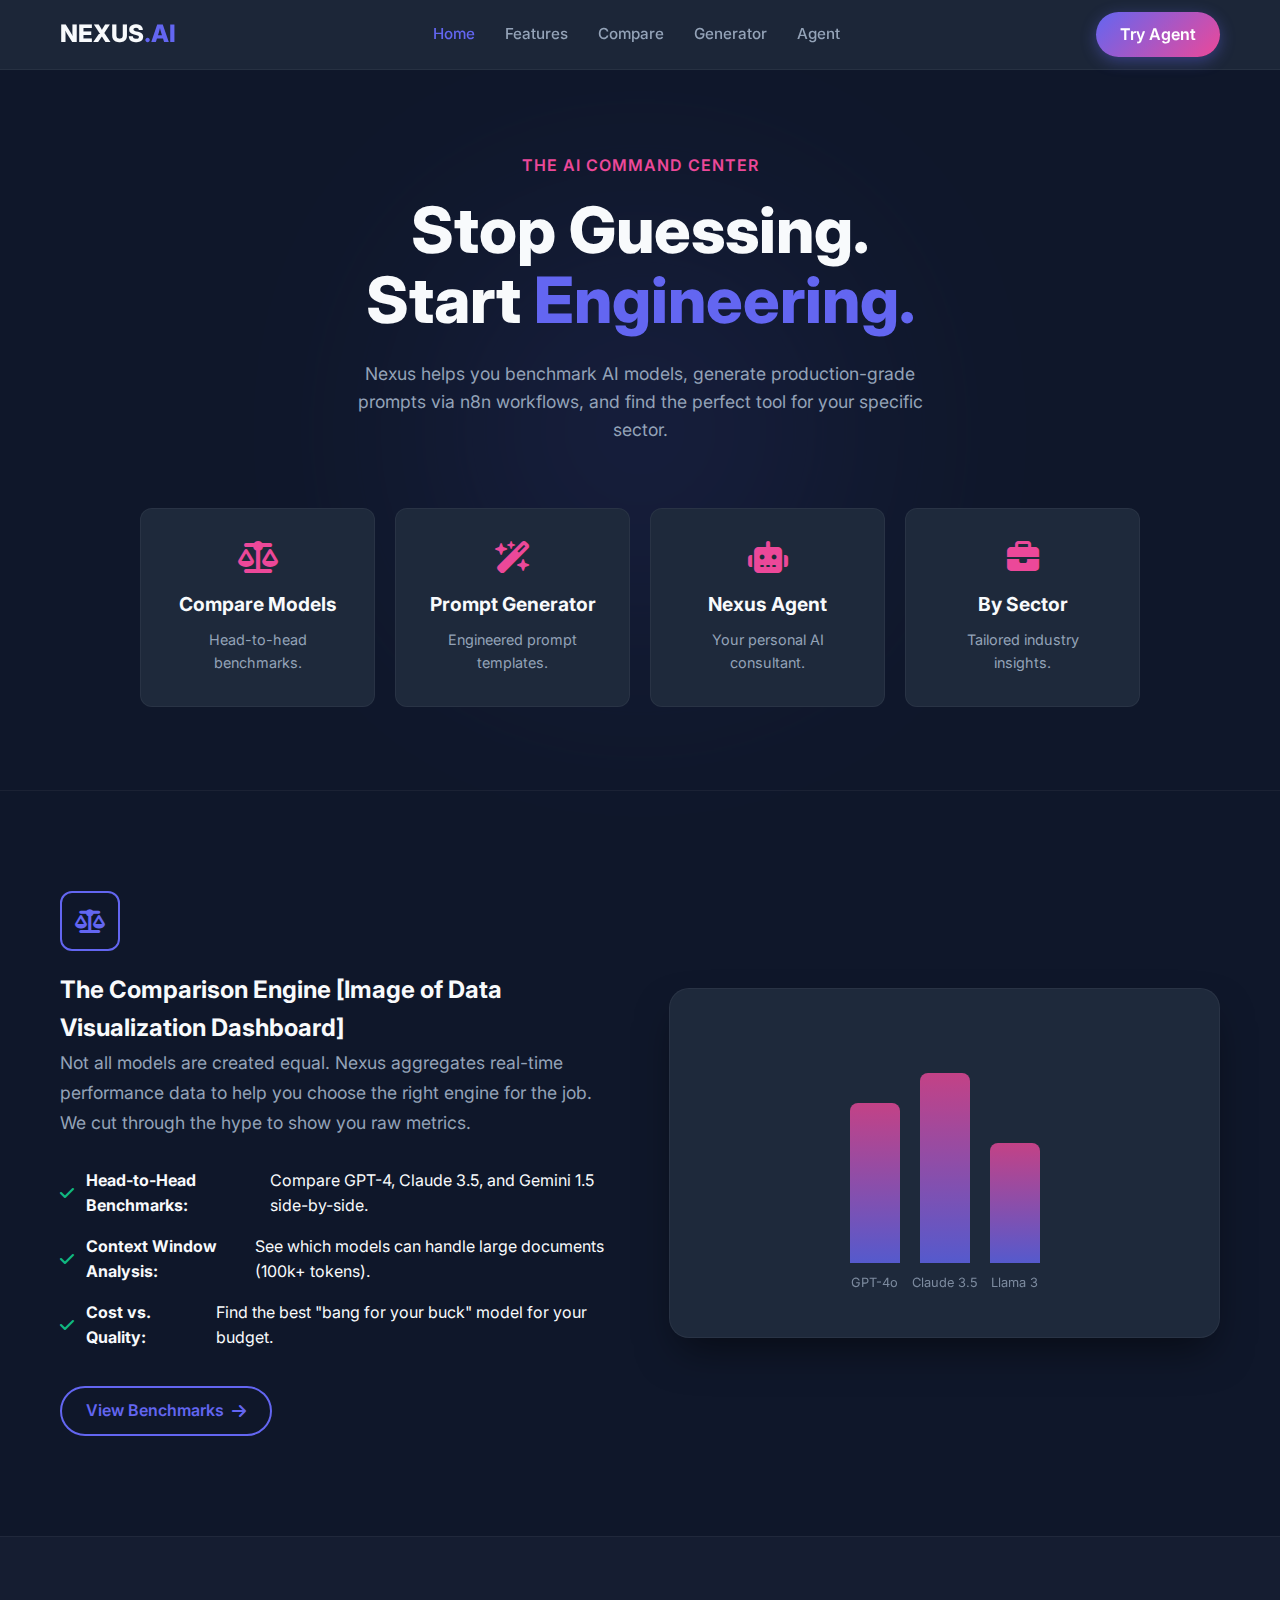
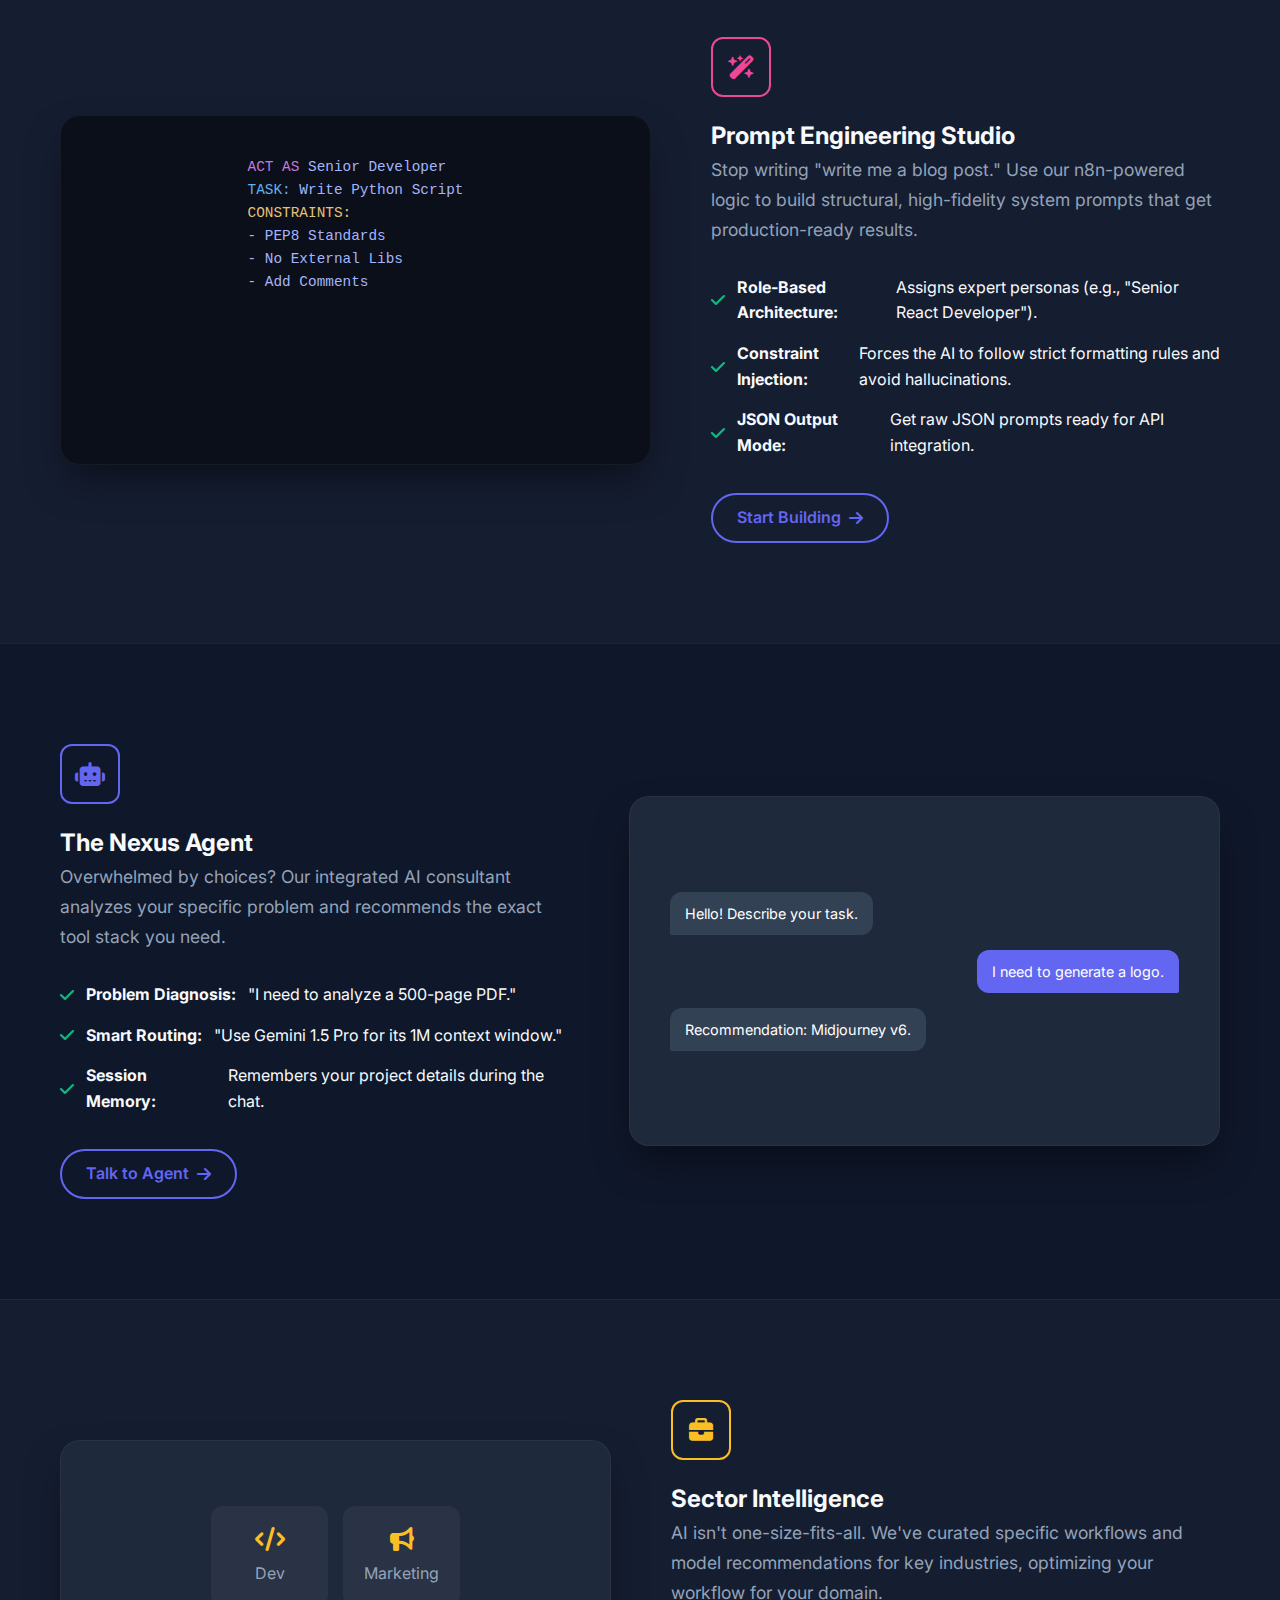
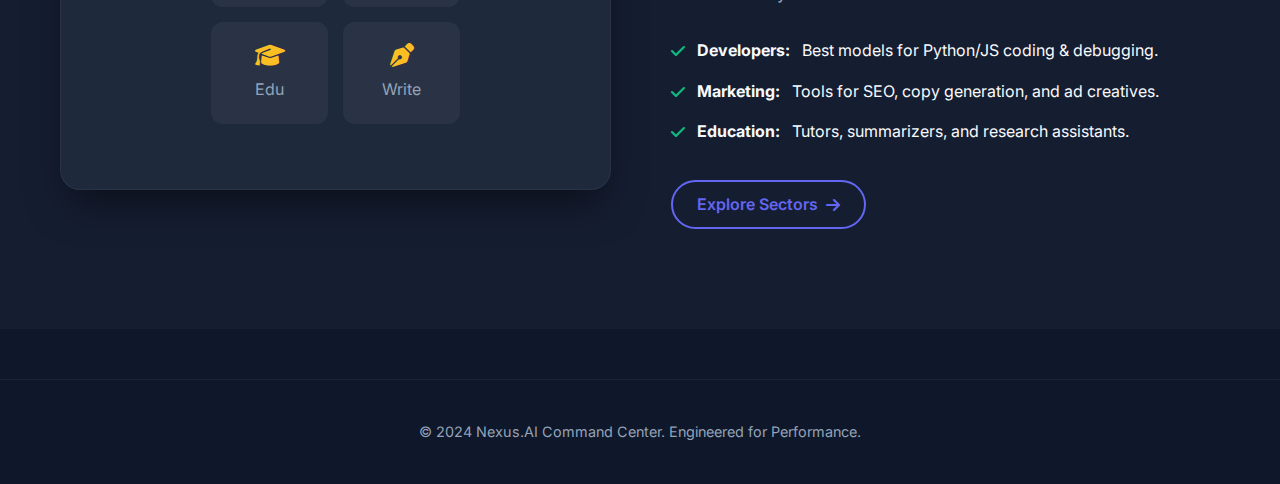
<file: index.html>
<!DOCTYPE html>
<html lang="en">
<head>
    <meta charset="UTF-8">
    <meta name="viewport" content="width=device-width, initial-scale=1.0">

    <meta name="description" content="Nexus AI which will help for prompting. In simple way this is a AI powered prompt generator">
    <meta name="Author" content="Nithish Kumar">
    <meta name="keywords" content="AI prompt generator , AI comparator , AI suggesting agent for the use case ">
    
    <link href="https://fonts.googleapis.com/css2?family=Inter:wght@300;400;600;800&family=Fira+Code:wght@400;500&display=swap" rel="stylesheet">
    <link rel="stylesheet" href="https://cdnjs.cloudflare.com/ajax/libs/font-awesome/6.4.0/css/all.min.css">
    <link rel="stylesheet" href="style.css">

    <meta property="og:title" content="NEXUS AI | The AI Command Center">
    <meta property="og:description" content="AI prompt generator with suggesting of AI models based on the use case. Nexus AI is your one-stop solution for all things AI, from benchmarking to prompt engineering. Also an AI comparator of AI tools as per the use case">
    <meta property="og:url" content="https://nexus-ai-bay.vercel.app/">
    <meta property="og:type" content="website">

    <title>Nexus.AI | The AI Command Center</title>
</head>
<body data-page="home">

    <nav class="navbar">
        <div class="nav-container">
            <div class="logo">NEXUS<span>.AI</span></div>
            <div class="nav-links">
                <a href="index.html" class="active">Home</a>
                <a href="#feat-compare">Features</a>
                <a href="compare.html">Compare</a>
                <a href="generator.html">Generator</a>
                <a href="agent.html">Agent</a>
            </div>
            <a href="agent.html" class="btn btn-primary">Try Agent</a>
        </div>
    </nav>

    <section class="hero-section">
        <div class="hero-bg-glow"></div>
        <div class="container">
            <p style="color:var(--accent); font-weight:600; letter-spacing:1px; margin-bottom:1rem;">THE AI COMMAND CENTER</p>
            <h1 class="hero-title">Stop Guessing.<br>Start <span style="color:var(--primary)">Engineering.</span></h1>
            <p class="page-subtitle">Nexus helps you benchmark AI models, generate production-grade prompts via n8n workflows, and find the perfect tool for your specific sector.</p>
            
            <div class="hero-grid">
                <div class="nav-card" onclick="document.getElementById('feat-compare').scrollIntoView({behavior: 'smooth'})">
                    <i class="fa-solid fa-scale-balanced"></i>
                    <h3>Compare Models</h3>
                    <p>Head-to-head benchmarks.</p>
                </div>
                <div class="nav-card" onclick="document.getElementById('feat-generator').scrollIntoView({behavior: 'smooth'})">
                    <i class="fa-solid fa-wand-magic-sparkles"></i>
                    <h3>Prompt Generator</h3>
                    <p>Engineered prompt templates.</p>
                </div>
                <div class="nav-card" onclick="document.getElementById('feat-agent').scrollIntoView({behavior: 'smooth'})">
                    <i class="fa-solid fa-robot"></i>
                    <h3>Nexus Agent</h3>
                    <p>Your personal AI consultant.</p>
                </div>
                <div class="nav-card" onclick="document.getElementById('feat-sectors').scrollIntoView({behavior: 'smooth'})">
                    <i class="fa-solid fa-briefcase"></i>
                    <h3>By Sector</h3>
                    <p>Tailored industry insights.</p>
                </div>
            </div>
        </div>
    </section>

    <section id="feat-compare" class="feature-section">
        <div class="container feature-container">
            <div class="feature-text">
                <div class="feature-icon-box"><i class="fa-solid fa-scale-balanced"></i></div>
                <h2>The Comparison Engine 

[Image of Data Visualization Dashboard]
</h2>
                <p class="feature-desc">
                    Not all models are created equal. Nexus aggregates real-time performance data to help you choose the right engine for the job. We cut through the hype to show you raw metrics.
                </p>
                <ul class="feature-list">
                    <li><i class="fa-solid fa-check"></i> <strong>Head-to-Head Benchmarks:</strong> Compare GPT-4, Claude 3.5, and Gemini 1.5 side-by-side.</li>
                    <li><i class="fa-solid fa-check"></i> <strong>Context Window Analysis:</strong> See which models can handle large documents (100k+ tokens).</li>
                    <li><i class="fa-solid fa-check"></i> <strong>Cost vs. Quality:</strong> Find the best "bang for your buck" model for your budget.</li>
                </ul>
                <a href="compare.html" class="btn btn-outline">View Benchmarks <i class="fa-solid fa-arrow-right"></i></a>
            </div>
            <div class="feature-visual">
                <div class="dummy-chart">
                    <div class="bar" style="height: 80%"><span>GPT-4o</span></div>
                    <div class="bar" style="height: 95%"><span>Claude 3.5</span></div>
                    <div class="bar" style="height: 60%"><span>Llama 3</span></div>
                </div>
            </div>
        </div>
    </section>

    <section id="feat-generator" class="feature-section alt-bg">
        <div class="container feature-container reverse">
            <div class="feature-text">
                <div class="feature-icon-box" style="color:var(--accent); border-color:var(--accent);"><i class="fa-solid fa-wand-magic-sparkles"></i></div>
                <h2>Prompt Engineering Studio</h2>
                <p class="feature-desc">
                    Stop writing "write me a blog post." Use our n8n-powered logic to build structural, high-fidelity system prompts that get production-ready results.
                </p>
                <ul class="feature-list">
                    <li><i class="fa-solid fa-check"></i> <strong>Role-Based Architecture:</strong> Assigns expert personas (e.g., "Senior React Developer").</li>
                    <li><i class="fa-solid fa-check"></i> <strong>Constraint Injection:</strong> Forces the AI to follow strict formatting rules and avoid hallucinations.</li>
                    <li><i class="fa-solid fa-check"></i> <strong>JSON Output Mode:</strong> Get raw JSON prompts ready for API integration.</li>
                </ul>
                <a href="generator.html" class="btn btn-outline">Start Building <i class="fa-solid fa-arrow-right"></i></a>
            </div>
            <div class="feature-visual code-preview">
                <pre>
<span style="color:#c678dd">ACT AS</span> Senior Developer
<span style="color:#61afef">TASK:</span> Write Python Script
<span style="color:#e5c07b">CONSTRAINTS:</span> 
- PEP8 Standards
- No External Libs
- Add Comments
                </pre>
            </div>
        </div>
    </section>

    <section id="feat-agent" class="feature-section">
        <div class="container feature-container">
            <div class="feature-text">
                <div class="feature-icon-box"><i class="fa-solid fa-robot"></i></div>
                <h2>The Nexus Agent</h2>
                <p class="feature-desc">
                    Overwhelmed by choices? Our integrated AI consultant analyzes your specific problem and recommends the exact tool stack you need.
                </p>
                <ul class="feature-list">
                    <li><i class="fa-solid fa-check"></i> <strong>Problem Diagnosis:</strong> "I need to analyze a 500-page PDF."</li>
                    <li><i class="fa-solid fa-check"></i> <strong>Smart Routing:</strong> "Use Gemini 1.5 Pro for its 1M context window."</li>
                    <li><i class="fa-solid fa-check"></i> <strong>Session Memory:</strong> Remembers your project details during the chat.</li>
                </ul>
                <a href="agent.html" class="btn btn-outline">Talk to Agent <i class="fa-solid fa-arrow-right"></i></a>
            </div>
            <div class="feature-visual chat-preview">
                <div class="chat-bubble ai">Hello! Describe your task.</div>
                <div class="chat-bubble user">I need to generate a logo.</div>
                <div class="chat-bubble ai">Recommendation: Midjourney v6.</div>
            </div>
        </div>
    </section>

    <section id="feat-sectors" class="feature-section alt-bg">
        <div class="container feature-container reverse">
            <div class="feature-text">
                <div class="feature-icon-box" style="color:var(--warning); border-color:var(--warning);"><i class="fa-solid fa-briefcase"></i></div>
                <h2>Sector Intelligence</h2>
                <p class="feature-desc">
                    AI isn't one-size-fits-all. We've curated specific workflows and model recommendations for key industries, optimizing your workflow for your domain.
                </p>
                <ul class="feature-list">
                    <li><i class="fa-solid fa-check"></i> <strong>Developers:</strong> Best models for Python/JS coding & debugging.</li>
                    <li><i class="fa-solid fa-check"></i> <strong>Marketing:</strong> Tools for SEO, copy generation, and ad creatives.</li>
                    <li><i class="fa-solid fa-check"></i> <strong>Education:</strong> Tutors, summarizers, and research assistants.</li>
                </ul>
                <a href="sectors.html" class="btn btn-outline">Explore Sectors <i class="fa-solid fa-arrow-right"></i></a>
            </div>
            <div class="feature-visual">
                <div class="sector-grid-mini">
                    <div class="mini-card"><i class="fa-solid fa-code"></i> Dev</div>
                    <div class="mini-card"><i class="fa-solid fa-bullhorn"></i> Marketing</div>
                    <div class="mini-card"><i class="fa-solid fa-graduation-cap"></i> Edu</div>
                    <div class="mini-card"><i class="fa-solid fa-pen-nib"></i> Write</div>
                </div>
            </div>
        </div>
    </section>

    <footer class="site-footer">
        <div class="container">
            <p>&copy; 2024 Nexus.AI Command Center. Engineered for Performance.</p>
        </div>
    </footer>

    <script src="script.js"></script>
</body>
</html>
</file>
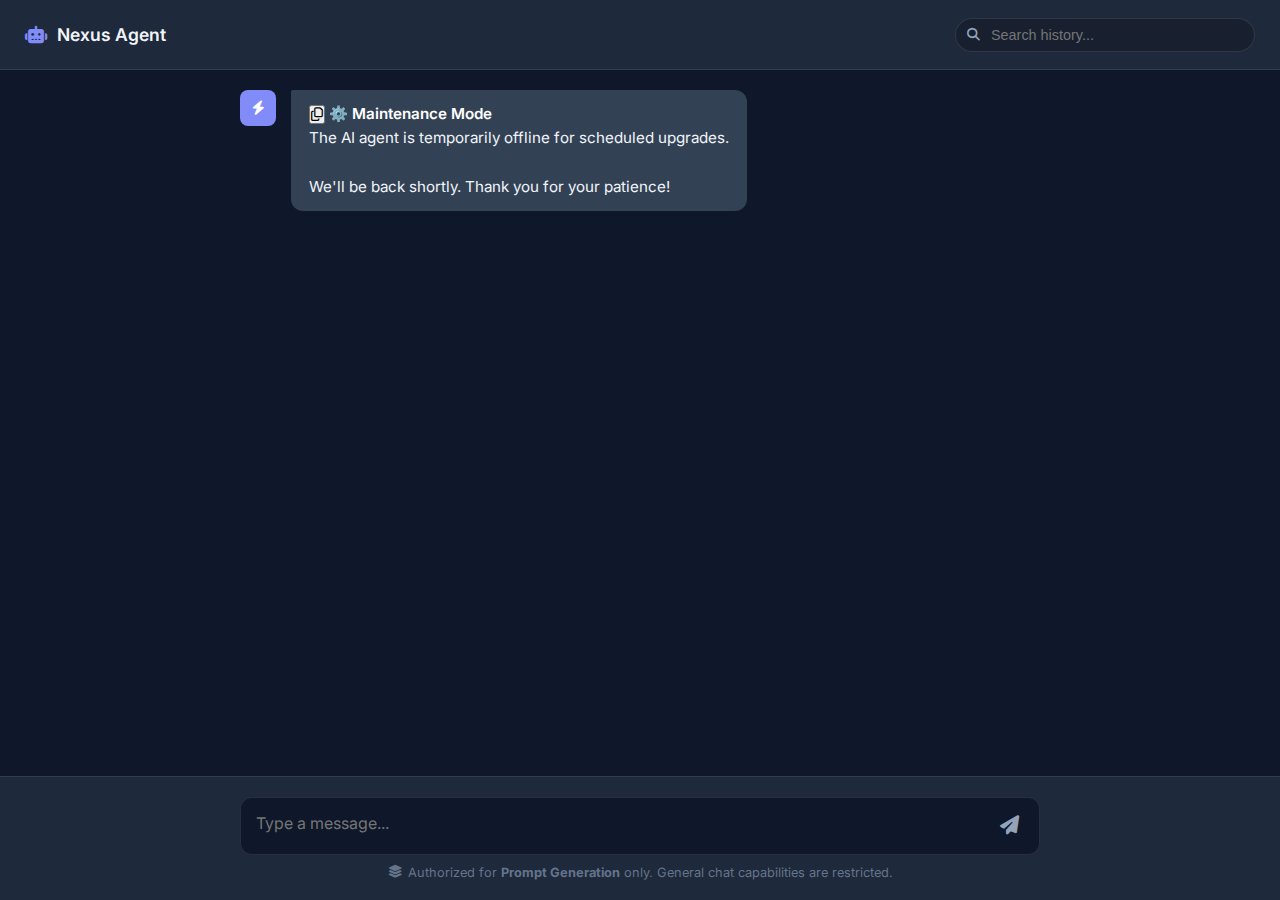
<file: agent.html>
<!DOCTYPE html>
<html lang="en">
<head>
    <meta charset="UTF-8">
    <meta name="viewport" content="width=device-width, initial-scale=1.0">
    <title>Nexus Agent | Production Interface</title>
    <link href="https://fonts.googleapis.com/css2?family=Inter:wght@400;500;600&family=JetBrains+Mono:wght@400&display=swap" rel="stylesheet">
    <link rel="stylesheet" href="https://cdnjs.cloudflare.com/ajax/libs/font-awesome/6.4.0/css/all.min.css">
    <link rel="stylesheet" href="agent.css">
</head>
<body>

    <header>
        <div class="brand">
            <i class="fa-solid fa-robot"></i> Nexus Agent
        </div>
        <div class="search-wrapper">
            <i class="fa-solid fa-magnifying-glass search-icon"></i>
            <input type="text" id="search-bar" placeholder="Search history...">
        </div>
    </header>

    <div id="chat-container">
        </div>

    <div class="input-area">
        <div class="input-group">
            <textarea id="user-input" placeholder="Type a message..." rows="1"></textarea>
            <button id="send-btn" title="Send"><i class="fa-solid fa-paper-plane"></i></button>
        </div>
        
        <div class="legal-text" style="color: #64748b; font-size: 0.8rem; margin-top: 10px; display: flex; align-items: center; justify-content: center; gap: 6px;">
            <i class="fa-solid fa-layer-group"></i> 
            <span>Authorized for <b>Prompt Generation</b> only. General chat capabilities are restricted.</span>
        </div>
    </div>

    <script src="agent.js"></script>
</body>
</html>
</file>
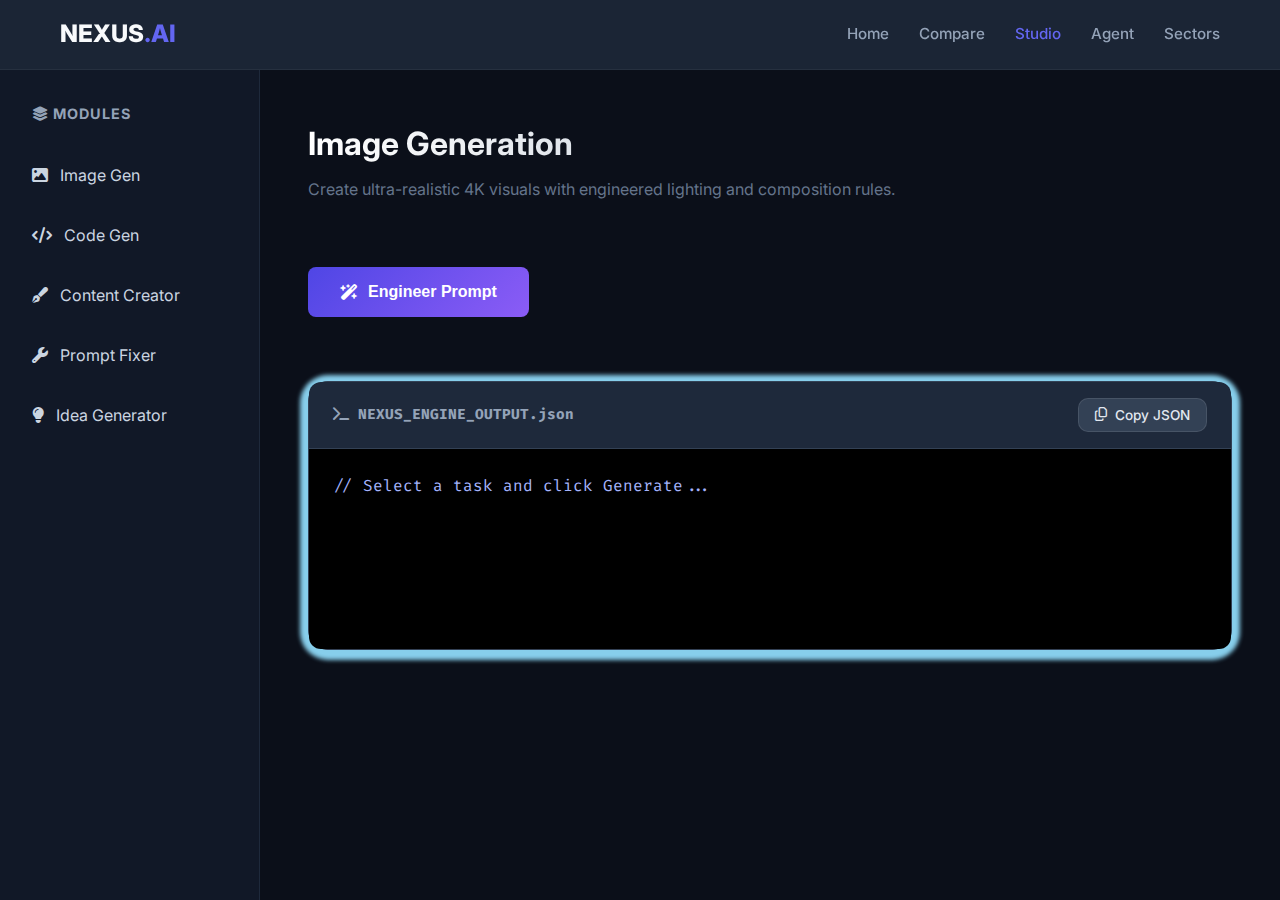
<file: generator.html>
<!DOCTYPE html>
<html lang="en">
<head>
    <meta charset="UTF-8">
    <meta name="viewport" content="width=device-width, initial-scale=1.0">
    <title>Nexus Studio | Prompt Architect</title>
    <link href="https://fonts.googleapis.com/css2?family=Inter:wght@400;500;600;700&family=Fira+Code:wght@400;500&display=swap" rel="stylesheet">
    <link rel="stylesheet" href="https://cdnjs.cloudflare.com/ajax/libs/font-awesome/6.4.0/css/all.min.css">
    <link rel="stylesheet" href="style.css"> 
    <link rel="stylesheet" href="generator.css"> 
</head>
<body data-page="studio">

    <nav class="navbar">
        <div class="nav-container">
            <div class="logo">NEXUS<span>.AI</span></div>
            <div class="nav-links">
                <a href="index.html">Home</a>
                <a href="compare.html">Compare</a>
                <a href="generator.html" class="active">Studio</a>
                <a href="agent.html">Agent</a>
                <a href="sectors.html">Sectors</a>
            </div>
        </div>
    </nav>

    <div class="studio-container">
        
        <aside class="studio-sidebar">
            <div class="sidebar-header">
                <h3><i class="fa-solid fa-layer-group"></i> Modules</h3>
            </div>
            
            <div class="task-list">
                <button class="task-btn active" onclick="loadTask('image')">
                    <i class="fa-solid fa-image"></i> Image Gen
                </button>
                <button class="task-btn" onclick="loadTask('code')">
                    <i class="fa-solid fa-code"></i> Code Gen
                </button>
                <button class="task-btn" onclick="loadTask('content')">
                    <i class="fa-solid fa-pen-fancy"></i> Content Creator
                </button>
                <button class="task-btn" onclick="loadTask('fixer')">
                    <i class="fa-solid fa-wrench"></i> Prompt Fixer
                </button>
                <button class="task-btn" onclick="loadTask('idea')">
                    <i class="fa-solid fa-lightbulb"></i> Idea Generator
                </button>
            </div>

            <div class="advisor-widget" id="advisor-widget" style="display: none;">
                <div class="advisor-header">
                    <i class="fa-solid fa-robot"></i> Nexus Advisor
                </div>
                <div class="advisor-content">
                    <div class="primary-model">
                        <span class="badge">Recommended</span>
                        <h4 id="rec-model-name">Midjourney v6</h4>
                        <p id="rec-model-reason">Best for cinematic, artistic visuals</p>
                    </div>
                    <div class="alternatives">
                        <small>Alternatives:</small>
                        <ul id="rec-alts">
                            </ul>
                    </div>
                </div>
            </div>
            </aside>
        <main class="studio-workspace">
            
            <div class="workspace-header">
                <h2 id="task-title">Image Generation</h2>
                <p id="task-desc">Create ultra-realistic 4K visuals with engineered lighting and composition rules.</p>
            </div>

            <div class="form-container" id="dynamic-form">
                </div>

            <div class="action-area">
                <button class="generate-btn" onclick="generatePrompt()">
                    <i class="fa-solid fa-wand-magic-sparkles"></i> Engineer Prompt
                </button>
            </div>

            <div class="console-wrapper">
                <div class="console-header">
                    <span><i class="fa-solid fa-terminal"></i> NEXUS_ENGINE_OUTPUT.json</span>
                    <button class="copy-btn" onclick="copyToClipboard()"><i class="fa-regular fa-copy"></i> Copy JSON</button>
                </div>
                <div class="console-body">
                    <pre id="output-console"><span class="comment">// Select a task and click Generate...</span></pre>
                </div>
            </div>

        </main>
    </div>

    <script src="generator.js"></script>
</body>
</html>
</file>
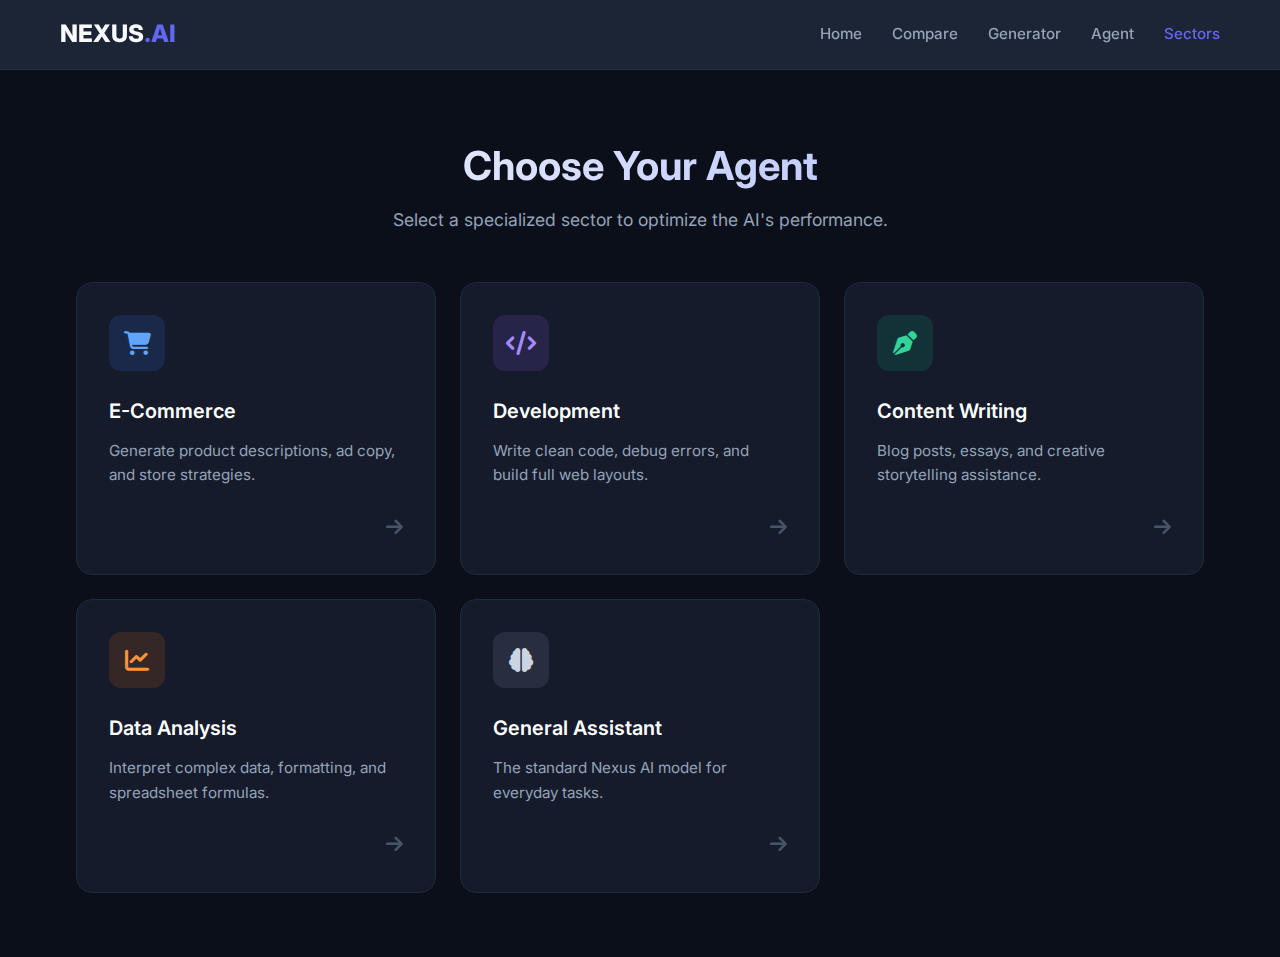
<file: sectors.html>
<!DOCTYPE html>
<html lang="en">
<head>
    <meta charset="UTF-8">
    <meta name="viewport" content="width=device-width, initial-scale=1.0">
    <title>Nexus.AI | Select Sector</title>
    <link href="https://fonts.googleapis.com/css2?family=Inter:wght@400;500;600;700&display=swap" rel="stylesheet">
    <link rel="stylesheet" href="https://cdnjs.cloudflare.com/ajax/libs/font-awesome/6.4.0/css/all.min.css">
    
    <link rel="stylesheet" href="style.css">
</head>
<body data-page="sectors">

    <nav class="navbar">
        <div class="nav-container">
            <div class="logo">NEXUS<span>.AI</span></div>
            <div class="nav-links">
                <a href="index.html">Home</a>
                <a href="compare.html">Compare</a>
                <a href="generator.html">Generator</a>
                <a href="agent.html">Agent</a>
                <a href="sectors.html" class="active">Sectors</a>
                <link rel="stylesheet" href="sectors.css">
                
            </div>
        </div>
    </nav>

    <div class="container">
        
        <div class="header-section">
            <h1>Choose Your Agent</h1>
            <p>Select a specialized sector to optimize the AI's performance.</p>
        </div>

        <div class="sector-grid">
            <div class="sector-card" onclick="selectSector('ecommerce')">
                <div class="icon-box blue">
                    <i class="fa-solid fa-cart-shopping"></i>
                </div>
                <h3>E-Commerce</h3>
                <p>Generate product descriptions, ad copy, and store strategies.</p>
                <div class="arrow"><i class="fa-solid fa-arrow-right"></i></div>
            </div>

            <div class="sector-card" onclick="selectSector('dev')">
                <div class="icon-box purple">
                    <i class="fa-solid fa-code"></i>
                </div>
                <h3>Development</h3>
                <p>Write clean code, debug errors, and build full web layouts.</p>
                <div class="arrow"><i class="fa-solid fa-arrow-right"></i></div>
            </div>

            <div class="sector-card" onclick="selectSector('writing')">
                <div class="icon-box green">
                    <i class="fa-solid fa-pen-nib"></i>
                </div>
                <h3>Content Writing</h3>
                <p>Blog posts, essays, and creative storytelling assistance.</p>
                <div class="arrow"><i class="fa-solid fa-arrow-right"></i></div>
            </div>

            <div class="sector-card" onclick="selectSector('data')">
                <div class="icon-box orange">
                    <i class="fa-solid fa-chart-line"></i>
                </div>
                <h3>Data Analysis</h3>
                <p>Interpret complex data, formatting, and spreadsheet formulas.</p>
                <div class="arrow"><i class="fa-solid fa-arrow-right"></i></div>
            </div>
            
            <div class="sector-card" onclick="selectSector('general')">
                <div class="icon-box grey">
                    <i class="fa-solid fa-brain"></i>
                </div>
                <h3>General Assistant</h3>
                <p>The standard Nexus AI model for everyday tasks.</p>
                <div class="arrow"><i class="fa-solid fa-arrow-right"></i></div>
            </div>

        </div>
    </div>

    <script>
        function selectSector(sector) {
            
            localStorage.setItem('nexus_selected_sector', sector);
            
           
            window.location.href = 'agent.html'; 
        }
    </script>

</body>
</html>
</file>
<file: style.css>
:root {
    --bg-dark: #0f172a;
    --bg-card: #1e293b;
    --bg-card-hover: #2d3748;
    --primary: #6366f1; 
    --accent: #ec4899; 
    --text-main: #f8fafc;
    --text-muted: #94a3b8;
    --success: #10b981;
    --warning: #fbbf24;
    --glass: rgba(30, 41, 59, 0.85);
    --radius: 12px;
    --nav-height: 70px;
    --transition: all 0.3s cubic-bezier(0.4, 0, 0.2, 1);
}

* { margin: 0; padding: 0; box-sizing: border-box; }

body { 
    font-family: 'Inter', sans-serif; 
    background-color: var(--bg-dark); 
    color: var(--text-main); 
    line-height: 1.6; 
    padding-top: var(--nav-height); 
}

a { text-decoration: none; color: inherit; transition: var(--transition); }
ul { list-style: none; }

.container { max-width: 1200px; margin: 0 auto; padding: 0 20px; }
.section-header { text-align: center; margin-bottom: 3rem; padding-top: 2rem; }
.page-title { font-size: 2.5rem; font-weight: 800; background: linear-gradient(to right, var(--primary), var(--accent)); -webkit-background-clip: text; -webkit-text-fill-color: transparent; margin-bottom: 0.5rem; }
.page-subtitle { color: var(--text-muted); font-size: 1.1rem; max-width: 600px; margin: 0 auto; }

.btn { padding: 10px 24px; border-radius: 50px; font-weight: 600; cursor: pointer; display: inline-flex; align-items: center; gap: 8px; border: none; transition: var(--transition); }
.btn-primary { background: linear-gradient(135deg, var(--primary), var(--accent)); color: white; box-shadow: 0 4px 15px rgba(99, 102, 241, 0.4); }
.btn-primary:hover { transform: translateY(-2px); box-shadow: 0 8px 25px rgba(99, 102, 241, 0.6); }
.btn-outline { border: 2px solid var(--primary); color: var(--primary); background: transparent; }
.btn-outline:hover { background: var(--primary); color: white; }

.navbar { position: fixed; top: 0; left: 0; width: 100%; height: var(--nav-height); background: var(--glass); backdrop-filter: blur(12px); border-bottom: 1px solid rgba(255,255,255,0.05); z-index: 1000; display: flex; align-items: center; }
.nav-container { display: flex; justify-content: space-between; align-items: center; width: 100%; max-width: 1200px; margin: 0 auto; padding: 0 20px; }
.logo { font-size: 1.5rem; font-weight: 800; color: var(--text-main); }
.logo span { color: var(--primary); }
.nav-links { display: flex; gap: 30px; }
.nav-links a { font-size: 0.95rem; color: var(--text-muted); font-weight: 500; }
.nav-links a:hover, .nav-links a.active { color: var(--primary); }

.hero-section { min-height: 80vh; display: flex; flex-direction: column; justify-content: center; align-items: center; text-align: center; position: relative; }
.hero-bg-glow { position: absolute; width: 300px; height: 300px; background: var(--primary); filter: blur(150px); opacity: 0.2; border-radius: 50%; z-index: -1; }
.hero-title { font-size: 4rem; line-height: 1.1; margin-bottom: 1.5rem; font-weight: 800; }
.hero-grid { display: grid; grid-template-columns: repeat(auto-fit, minmax(200px, 1fr)); gap: 20px; width: 100%; max-width: 1000px; margin-top: 4rem; }
.nav-card { background: var(--bg-card); padding: 2rem; border-radius: var(--radius); text-align: center; border: 1px solid rgba(255,255,255,0.05); transition: var(--transition); cursor: pointer; }
.nav-card:hover { transform: translateY(-5px); background: var(--bg-card-hover); border-color: var(--primary); }
.nav-card i { font-size: 2rem; color: var(--accent); margin-bottom: 1rem; }
.nav-card h3 { font-size: 1.2rem; margin-bottom: 0.5rem; }
.nav-card p { font-size: 0.9rem; color: var(--text-muted); }

.filter-bar { display: flex; justify-content: center; gap: 15px; margin-bottom: 30px; flex-wrap: wrap; }
.filter-btn { padding: 8px 20px; border-radius: 20px; background: var(--bg-card); color: var(--text-muted); border: 1px solid rgba(255,255,255,0.1); cursor: pointer; transition: var(--transition); }
.filter-btn:hover, .filter-btn.active { background: var(--primary); color: white; border-color: var(--primary); }
.models-grid { display: grid; grid-template-columns: repeat(auto-fill, minmax(300px, 1fr)); gap: 25px; }
.model-card { background: var(--bg-card); border-radius: var(--radius); padding: 25px; position: relative; border: 1px solid rgba(255,255,255,0.05); transition: var(--transition); display: flex; flex-direction: column; }
.model-card:hover { border-color: var(--primary); transform: translateY(-5px); box-shadow: 0 10px 30px rgba(0,0,0,0.3); }
.badge { position: absolute; top: 15px; right: 15px; background: rgba(99, 102, 241, 0.2); color: var(--primary); font-size: 0.75rem; padding: 4px 10px; border-radius: 4px; font-weight: 600; }
.model-header { display: flex; align-items: center; gap: 15px; margin-bottom: 15px; }
.model-icon { width: 50px; height: 50px; background: rgba(255,255,255,0.05); border-radius: 10px; display: flex; align-items: center; justify-content: center; font-size: 1.5rem; color: var(--text-main); }
.specs-list { margin: 15px 0; list-style: none; flex-grow: 1; }
.specs-list li { display: flex; align-items: center; gap: 10px; font-size: 0.9rem; color: var(--text-muted); margin-bottom: 8px; }
.specs-list i { color: var(--success); font-size: 0.8rem; }

.tool-layout { display: flex; gap: 30px; min-height: 600px; }
.sidebar { flex: 1; min-width: 300px; background: var(--bg-card); padding: 30px; border-radius: var(--radius); height: fit-content; }
.output-area { flex: 2; background: #000; border: 1px solid #334155; border-radius: var(--radius); padding: 30px; position: relative; font-family: 'Courier New', monospace; color: var(--success); overflow-y: auto; }
.form-group { margin-bottom: 20px; }
.form-group label { display: block; margin-bottom: 8px; font-weight: 600; font-size: 0.9rem; }
.form-input, .form-select { width: 100%; padding: 12px; background: rgba(0,0,0,0.2); border: 1px solid rgba(255,255,255,0.1); border-radius: 8px; color: white; transition: var(--transition); }
.form-input:focus, .form-select:focus { outline: none; border-color: var(--primary); }

.chat-container { display: flex; flex-direction: column; height: 600px; background: var(--bg-card); border-radius: var(--radius); border: 1px solid rgba(255,255,255,0.05); overflow: hidden; }
.chat-history { flex: 1; padding: 20px; overflow-y: auto; display: flex; flex-direction: column; gap: 15px; }
.msg { padding: 12px 18px; max-width: 80%; border-radius: 12px; font-size: 0.95rem; line-height: 1.5; }
.msg-nexus { background: rgba(99,102,241,0.15); color: var(--text-main); align-self: flex-start; border-bottom-left-radius: 2px; border: 1px solid rgba(99,102,241,0.1); }
.msg-user { background: var(--primary); color: white; align-self: flex-end; border-bottom-right-radius: 2px; }
.chat-input-area { padding: 20px; background: rgba(0,0,0,0.2); display: flex; gap: 10px; align-items: center; }
.quick-options { display: flex; gap: 10px; padding: 10px 20px; border-top: 1px solid rgba(255,255,255,0.05); background: var(--bg-card); overflow-x: auto; }
.chip { font-size: 0.8rem; padding: 6px 14px; border: 1px solid var(--text-muted); border-radius: 20px; cursor: pointer; white-space: nowrap; color: var(--text-muted); transition: var(--transition); }
.chip:hover { border-color: var(--primary); color: var(--primary); background: rgba(99,102,241,0.1); }

.sector-grid, .transparency-grid { display: grid; grid-template-columns: repeat(auto-fit, minmax(300px, 1fr)); gap: 30px; }
.sector-card { background: var(--bg-card); padding: 30px; border-radius: var(--radius); border-top: 4px solid var(--text-muted); transition: var(--transition); }
.sector-card:hover { transform: translateY(-5px); border-top-color: var(--accent); }
.sector-icon { font-size: 2.5rem; margin-bottom: 20px; color: var(--primary); }
.rating-bar-container { display: flex; align-items: center; gap: 15px; margin-bottom: 10px; }
.rating-label { width: 100px; font-size: 0.9rem; color: var(--text-muted); }
.progress-bg { flex: 1; height: 8px; background: rgba(255,255,255,0.1); border-radius: 4px; overflow: hidden; }
.progress-fill { height: 100%; background: var(--success); width: 0; transition: width 1s ease-out; }

.timeline { position: relative; max-width: 800px; margin: 40px auto; }
.timeline::before { content: ''; position: absolute; left: 50%; top: 0; bottom: 0; width: 2px; background: var(--bg-card-hover); margin-left: -1px; }
.timeline-step { display: flex; justify-content: space-between; align-items: center; margin-bottom: 50px; position: relative; }
.timeline-step:nth-child(even) { flex-direction: row-reverse; }
.step-content { width: 45%; background: var(--bg-card); padding: 20px; border-radius: var(--radius); border: 1px solid rgba(255,255,255,0.05); }
.step-marker { width: 40px; height: 40px; background: var(--bg-dark); border: 2px solid var(--accent); border-radius: 50%; position: absolute; left: 50%; transform: translateX(-50%); display: flex; align-items: center; justify-content: center; z-index: 2; font-weight: bold; color: var(--accent); }

@media (max-width: 768px) {
    .tool-layout { flex-direction: column; }
    .hero-title { font-size: 2.5rem; }
    .timeline::before { left: 20px; }
    .timeline-step { flex-direction: column; align-items: flex-start; padding-left: 50px; }
    .timeline-step:nth-child(even) { flex-direction: column; align-items: flex-start; }
    .step-content { width: 100%; }
    .step-marker { left: 20px; }
    .nav-links { display: none; } 
}

.feature-section {
    padding: 100px 0;
    border-top: 1px solid rgba(255,255,255,0.05);
}

.feature-section.alt-bg {
    background: rgba(30, 41, 59, 0.4); 
}

.feature-container {
    display: flex;
    align-items: center;
    gap: 60px;
}

.feature-container.reverse {
    flex-direction: row-reverse;
}

.feature-text {
    flex: 1;
}

.feature-icon-box {
    width: 60px; 
    height: 60px;
    border: 2px solid var(--primary);
    border-radius: 12px;
    display: flex;
    align-items: center;
    justify-content: center;
    font-size: 1.5rem;
    color: var(--primary);
    margin-bottom: 20px;
}

.feature-desc {
    font-size: 1.1rem;
    color: var(--text-muted);
    margin-bottom: 30px;
    line-height: 1.7;
}

.feature-list {
    margin-bottom: 35px;
}

.feature-list li {
    margin-bottom: 15px;
    display: flex;
    align-items: center;
    gap: 12px;
    color: var(--text-main);
    font-size: 1rem;
}

.feature-list i {
    color: var(--success);
}

.feature-visual {
    flex: 1;
    height: 350px;
    background: var(--bg-card);
    border: 1px solid rgba(255,255,255,0.05);
    border-radius: 20px;
    position: relative;
    display: flex;
    align-items: center;
    justify-content: center;
    overflow: hidden;
    box-shadow: 0 20px 40px -10px rgba(0,0,0,0.5);
    transition: transform 0.3s ease;
}

.feature-visual:hover {
    transform: translateY(-5px);
    border-color: var(--primary);
}

.dummy-chart {
    display: flex;
    align-items: flex-end;
    gap: 20px;
    height: 200px;
}

.bar {
    width: 50px;
    background: linear-gradient(to top, var(--primary), var(--accent));
    border-radius: 8px 8px 0 0;
    position: relative;
    opacity: 0.8;
}

.bar span {
    position: absolute;
    bottom: -30px;
    left: 50%;
    transform: translateX(-50%);
    font-size: 0.8rem;
    white-space: nowrap;
    color: var(--text-muted);
}

.code-preview {
    background: #0B0F19; 
    align-items: flex-start;
    padding: 40px;
    font-family: 'Fira Code', monospace;
    font-size: 0.9rem;
    color: #a5b4fc;
}

.chat-preview {
    flex-direction: column;
    padding: 40px;
    justify-content: center;
    gap: 15px;
}

.chat-bubble {
    padding: 10px 15px;
    border-radius: 12px;
    font-size: 0.9rem;
    max-width: 80%;
}

.chat-bubble.ai {
    background: #334155;
    align-self: flex-start;
    border-bottom-left-radius: 2px;
    color: white;
}

.chat-bubble.user {
    background: var(--primary);
    align-self: flex-end;
    border-bottom-right-radius: 2px;
    color: white;
}

.sector-grid-mini {
    display: grid;
    grid-template-columns: 1fr 1fr;
    gap: 15px;
}

.mini-card {
    background: rgba(255,255,255,0.05);
    padding: 20px;
    border-radius: 12px;
    text-align: center;
    color: var(--text-muted);
    border: 1px solid transparent;
}

.mini-card:hover {
    border-color: var(--warning);
    background: rgba(251, 191, 36, 0.1);
}

.mini-card i {
    display: block;
    margin-bottom: 10px;
    font-size: 1.5rem;
    color: var(--warning);
}

.site-footer {
    padding: 40px 0;
    text-align: center;
    border-top: 1px solid rgba(255,255,255,0.05);
    color: var(--text-muted);
    font-size: 0.9rem;
    margin-top: 50px;
    background: var(--bg-dark);
}

@media (max-width: 768px) {
    .feature-container, .feature-container.reverse {
        flex-direction: column;
        text-align: center;
    }
    .feature-text {
        order: 2; 
    }
    .feature-visual {
        order: 1;
        width: 100%;
        height: 250px;
    }
    .feature-icon-box {
        margin: 0 auto 20px auto;
    }
    .feature-list li {
        justify-content: center;
    }
}
</file>
<file: generator.css>
/* --- NEXUS STUDIO LAYOUT --- */

/* 1. Page Layout */
body[data-page="studio"] {
    background-color: #0B0F19;
    color: #fff;
    overflow-x: hidden;
}

.studio-container {
    display: flex;
    height: calc(100vh - 70px);
    margin-top: 0;
    max-width: 1400px;
    margin: 0 auto;
}

/* 2. Sidebar */
.studio-sidebar {
    width: 260px;
    background: #111827;
    border-right: 1px solid #1E293B;
    padding: 2rem 1rem;
    display: flex;
    flex-direction: column;
}

.sidebar-header h3 {
    color: #94a3b8;
    font-size: 0.9rem;
    text-transform: uppercase;
    letter-spacing: 1px;
    margin-bottom: 1.5rem;
    padding-left: 1rem;
}

.task-btn {
    background: transparent;
    border: none;
    color: #cbd5e1;
    width: 100%;
    text-align: left;
    padding: 1rem;
    margin-bottom: 0.5rem;
    border-radius: 8px;
    cursor: pointer;
    font-family: 'Inter', sans-serif;
    font-size: 1rem;
    transition: all 0.2s;
    display: flex;
    align-items: center;
    gap: 12px;
}

.task-btn:hover {
    background: rgba(255, 255, 255, 0.05);
    color: #fff;
}

.task-btn.active {
    background: linear-gradient(90deg, rgba(99, 102, 241, 0.2) 0%, transparent 100%);
    border-left: 3px solid #6366f1;
    color: #a5b4fc;
}

/* 3. Workspace */
.studio-workspace {
    flex: 1;
    padding: 3rem;
    overflow-y: auto;
    display: flex;
    flex-direction: column;
    gap: 2rem;
}

.workspace-header h2 {
    font-size: 2rem;
    margin-bottom: 0.5rem;
    background: linear-gradient(to right, #fff, #94a3b8);
    -webkit-background-clip: text;
    -webkit-text-fill-color: transparent;
}

.workspace-header p {
    color: #64748b;
    max-width: 600px;
}

/* 4. Forms */
.form-group {
    margin-bottom: 1.5rem;
}

.form-label {
    display: block;
    margin-bottom: 0.5rem;
    color: #e2e8f0;
    font-weight: 500;
    font-size: 0.95rem;
}

.form-input, .form-select, .form-textarea {
    width: 100%;
    background: #1E293B;
    border: 1px solid #334155;
    color: #fff;
    padding: 0.8rem 1rem;
    border-radius: 8px;
    font-family: 'Inter', sans-serif;
    font-size: 1rem;
    transition: border-color 0.3s;
}

.form-input:focus, .form-textarea:focus {
    outline: none;
    border-color: #6366f1;
    box-shadow: 0 0 0 3px rgba(99, 102, 241, 0.2);
}

.form-textarea {
    min-height: 120px;
    resize: vertical;
}

/* 5. Action Button */
.generate-btn {
    background: linear-gradient(135deg, #4f46e5 0%, #8b5cf6 100%);
    color: white;
    border: none;
    padding: 1rem 2rem;
    border-radius: 8px;
    font-size: 1rem;
    font-weight: 600;
    cursor: pointer;
    transition: transform 0.2s, box-shadow 0.2s;
    display: inline-flex;
    align-items: center;
    gap: 10px;
}

.generate-btn:hover {
    transform: translateY(-2px);
    box-shadow: 0 10px 25px -5px rgba(99, 102, 241, 0.4);
}

/* 6. Console Output */
.console-wrapper {
    background: #0B0F19; 
    border: 1px solid #334155;
    border-radius: 20px;
    margin-top: 2rem;
    box-shadow: 0px 2px 4px 8px skyblue;
    display: flex;
    flex-direction: column;
    width: 100%;
}
.console-wrapper:hover {
    box-shadow: 0px 2px 4px 8px greenyellow;
    transition: 2s;
}

.console-header {
    background: #1e293b;
    padding: 1rem 1.5rem;
    display: flex;
    justify-content: space-between;
    align-items: center;
    border-bottom: 1px solid #334155;
    border-radius: 12px 12px 0 0;
}

.console-header span {
    font-family: 'Fira Code', monospace;
    font-size: 0.9rem;
    color: #94a3b8;
    font-weight: bold;
}

/* Copy Button - Fixed Right Align */
.copy-btn {
    margin-left: auto; 
    background-color: #334155; 
    color: #e2e8f0; 
    border: 1px solid rgba(255, 255, 255, 0.1);
    border-radius: 10px; 
    padding: 8px 16px;
    font-family: 'Inter', sans-serif;
    font-size: 0.85rem;
    font-weight: 500;
    cursor: pointer;
    display: flex;
    align-items: center;
    gap: 8px;
    transition: all 0.2s ease;
}

.copy-btn:hover {
    background-color: #6366f1; 
    color: white;
    border-color: #6366f1;
    box-shadow: 0 4px 12px rgba(99, 102, 241, 0.4); 
    transform: translateY(-2px);
}

.copy-btn:active {
    transform: translateY(0);
    box-shadow: none;
}

/* Console Body */
.console-body {
    height: 200px; 
    overflow-y: scroll; 
    overflow-x: auto;
    background-color: #000;
    padding: 1.5rem;
    border-radius: 0 0 12px 12px;
    box-sizing: border-box;
    display: block; 
}

.console-body::-webkit-scrollbar {
    width: 10px;
    height: 10px;
}
.console-body::-webkit-scrollbar-track {
    background: #0f172a; 
}
.console-body::-webkit-scrollbar-thumb {
    background: #334155; 
    border-radius: 5px;
}
.console-body::-webkit-scrollbar-thumb:hover {
    background: #475569; 
}

pre {
    margin: 0;
    font-family: 'Fira Code', 'Courier New', monospace;
    font-size: 1rem;
    line-height: 1.6;
    color: #a5b4fc;
    white-space: pre; 
}

/* 7. NEXUS ADVISOR WIDGET */
.advisor-widget {
    margin-top: auto; 
    background: linear-gradient(145deg, #1e293b, #0f172a);
    border: 1px solid #334155;
    border-radius: 12px;
    padding: 1rem;
    font-size: 0.9rem;
    animation: fadeIn 0.5s ease-in-out;
}

.advisor-header {
    font-family: 'Fira Code', monospace;
    font-size: 0.8rem;
    color: #94a3b8;
    margin-bottom: 0.8rem;
    text-transform: uppercase;
    letter-spacing: 1px;
    display: flex;
    align-items: center;
    gap: 8px;
}

.primary-model {
    margin-bottom: 1rem;
}

.primary-model .badge {
    background: rgba(16, 185, 129, 0.2);
    color: #34d399;
    font-size: 0.7rem;
    padding: 2px 6px;
    border-radius: 4px;
    text-transform: uppercase;
    font-weight: bold;
}

.primary-model h4 {
    color: #fff;
    margin: 0.5rem 0 0.2rem 0;
    font-size: 1.1rem;
}

.primary-model p {
    color: #cbd5e1;
    font-size: 0.85rem;
    line-height: 1.4;
    margin: 0;
}

.alternatives small {
    display: block;
    color: #64748b;
    margin-bottom: 0.5rem;
    font-weight: 600;
}

.alternatives ul {
    list-style: none;
    padding: 0;
    margin: 0;
}

.alternatives li {
    color: #94a3b8;
    font-size: 0.8rem;
    margin-bottom: 0.3rem;
    display: flex;
    align-items: center;
    gap: 6px;
}

.alternatives li::before {
    content: "•";
    color: #6366f1; 
}

@keyframes fadeIn {
    from { opacity: 0; transform: translateY(10px); }
    to { opacity: 1; transform: translateY(0); }
}
</file>
<file: sectors.css>
body[data-page="sectors"] {
    background-color: #0B0F19; 
    font-family: 'Inter', sans-serif;
    color: #ffffff;
}

.header-section {
    text-align: center;
    margin: 4rem 0 3rem;
    padding: 0 1rem;
}

.header-section h1 {
    font-size: 2.5rem;
    font-weight: 700;
    margin-bottom: 0.5rem;
    background: linear-gradient(135deg, #fff 0%, #a5b4fc 100%);
    -webkit-background-clip: text;
    -webkit-text-fill-color: transparent;
}

.header-section p {
    color: #94a3b8;
    font-size: 1.1rem;
}

.sector-grid {
    display: grid;
    grid-template-columns: repeat(auto-fit, minmax(280px, 1fr));
    gap: 1.5rem;
    padding: 0 1rem 4rem;
    max-width: 1200px;
    margin: 0 auto;
}


.sector-card {
    background: #151B2B; 
    border: 1px solid #1E293B;
    border-radius: 16px;
    padding: 2rem;
    cursor: pointer;
    transition: all 0.3s cubic-bezier(0.4, 0, 0.2, 1);
    position: relative;
    overflow: hidden;
    display: flex;
    flex-direction: column;
    align-items: flex-start;
    height: 100%;
}


.sector-card:hover {
    transform: translateY(-5px);
    border-color: #6366f1;
    box-shadow: 0 10px 30px -10px rgba(99, 102, 241, 0.2);
}


.icon-box {
    width: 56px;
    height: 56px;
    border-radius: 12px;
    display: flex;
    align-items: center;
    justify-content: center;
    font-size: 1.5rem;
    margin-bottom: 1.5rem;
    transition: transform 0.3s ease;
}

.sector-card:hover .icon-box {
    transform: scale(1.1) rotate(5deg);
}

.icon-box.blue   { background: rgba(59, 130, 246, 0.15); color: #60a5fa; }
.icon-box.purple { background: rgba(139, 92, 246, 0.15); color: #a78bfa; }
.icon-box.green  { background: rgba(16, 185, 129, 0.15); color: #34d399; }
.icon-box.orange { background: rgba(249, 115, 22, 0.15); color: #fb923c; }
.icon-box.grey   { background: rgba(148, 163, 184, 0.15); color: #cbd5e1; }

.sector-card h3 {
    font-size: 1.25rem;
    font-weight: 600;
    margin-bottom: 0.75rem;
    color: #fff;
}

.sector-card p {
    font-size: 0.95rem;
    color: #94a3b8;
    line-height: 1.6;
    margin-bottom: 1.5rem;
    flex-grow: 1; 
}

.sector-card .arrow {
    align-self: flex-end; 
    color: #475569;
    font-size: 1.2rem;
    transition: color 0.3s, transform 0.3s;
}

.sector-card:hover .arrow {
    color: #6366f1;
    transform: translateX(5px);
}
</file>
<file: agent.css>
/* --- 1. CORE VARIABLES & RESET --- */
:root {
    --bg-body: #0f172a;       /* Deep slate/navy */
    --bg-panel: #1e293b;      /* Lighter slate for input/header */
    --bg-user: #3b82f6;       /* Blue for user */
    --bg-ai: #334155;         /* Grey for AI */
    --text-main: #f1f5f9;
    --text-muted: #94a3b8;
    --highlight: #facc15;     /* Yellow for search matches */
    --radius: 12px;
}

* { margin: 0; padding: 0; box-sizing: border-box; }

body {
    font-family: 'Inter', sans-serif;
    background-color: var(--bg-body);
    color: var(--text-main);
    height: 100vh;
    display: flex;
    flex-direction: column;
    overflow: hidden;
}

/* --- 2. HEADER & SEARCH --- */
header {
    background: var(--bg-panel);
    padding: 15px 25px;
    display: flex;
    justify-content: space-between;
    align-items: center;
    border-bottom: 1px solid rgba(255,255,255,0.1);
    height: 70px;
    flex-shrink: 0;
}

.brand { font-weight: 600; font-size: 1.1rem; display: flex; align-items: center; gap: 10px; }
.brand i { color: #818cf8; }

.search-wrapper { position: relative; width: 300px; }

.search-wrapper input {
    width: 100%;
    background: rgba(0,0,0,0.2);
    border: 1px solid rgba(255,255,255,0.1);
    padding: 8px 15px 8px 35px;
    border-radius: 20px;
    color: white;
    font-size: 0.9rem;
    transition: all 0.2s;
}

.search-wrapper input:focus { outline: none; border-color: #818cf8; background: rgba(0,0,0,0.4); }
.search-icon { position: absolute; left: 12px; top: 50%; transform: translateY(-50%); color: var(--text-muted); font-size: 0.8rem; }

/* --- 3. CHAT CONTAINER --- */
#chat-container {
    flex: 1;
    overflow-y: auto;
    padding: 20px;
    display: flex;
    flex-direction: column;
    gap: 20px;
    scroll-behavior: smooth;
}

/* Message Bubbles */
.message {
    display: flex;
    gap: 15px;
    max-width: 800px;
    margin: 0 auto;
    width: 100%;
    animation: slideIn 0.3s cubic-bezier(0.16, 1, 0.3, 1);
}

.message.user { flex-direction: row-reverse; }

.avatar {
    width: 36px; height: 36px;
    border-radius: 8px;
    display: flex; align-items: center; justify-content: center;
    font-size: 0.9rem;
    flex-shrink: 0;
}

.avatar.ai { background: #818cf8; color: white; }
.avatar.user { background: var(--bg-user); color: white; }

.content {
    padding: 12px 18px;
    border-radius: 12px;
    line-height: 1.6;
    font-size: 0.95rem;
    position: relative;
    word-wrap: break-word;
    max-width: 80%;
}

.message.ai .content { background: var(--bg-ai); border-top-left-radius: 2px; }
.message.user .content { background: var(--bg-user); border-top-right-radius: 2px; }
.message.error .content { background: rgba(239, 68, 68, 0.2); border: 1px solid rgba(239, 68, 68, 0.5); color: #fca5a5; }

/* --- 4. MARKDOWN STYLES --- */
pre {
    background: #0f172a;
    padding: 12px;
    border-radius: 8px;
    overflow-x: auto;
    margin: 10px 0;
    border: 1px solid rgba(255,255,255,0.1);
}
code { font-family: 'JetBrains Mono', monospace; font-size: 0.85rem; color: #a5b4fc; }
strong { color: #fff; font-weight: 600; }
.highlight { background-color: var(--highlight); color: #000; padding: 2px 4px; border-radius: 4px; font-weight: 600; }

/* --- 5. INPUT AREA --- */
.input-area {
    background: var(--bg-panel);
    padding: 20px;
    border-top: 1px solid rgba(255,255,255,0.1);
    flex-shrink: 0;
}

.input-group {
    max-width: 800px;
    margin: 0 auto;
    position: relative;
    display: flex;
    align-items: flex-end;
    background: #0f172a;
    border-radius: 12px;
    border: 1px solid rgba(255,255,255,0.1);
}

.input-group:focus-within { border-color: #818cf8; }

textarea {
    width: 100%;
    background: transparent;
    border: none;
    color: white;
    padding: 15px;
    resize: none;
    height: 56px;
    max-height: 150px;
    font-family: inherit;
    font-size: 1rem;
}

textarea:focus { outline: none; }

#send-btn {
    background: transparent;
    border: none;
    color: #818cf8;
    padding: 0 20px;
    height: 56px;
    cursor: pointer;
    transition: 0.2s;
    font-size: 1.2rem;
}

#send-btn:hover { color: white; }
#send-btn:disabled { color: var(--text-muted); cursor: not-allowed; }

.legal-text {
    text-align: center;
    font-size: 0.75rem;
    color: #64748b;
    margin-top: 8px;
}

/* --- 6. ANIMATIONS --- */
.typing-indicator { display: flex; gap: 4px; padding: 10px 0; }
.typing-indicator span {
    width: 6px; height: 6px; background: #94a3b8; border-radius: 50%;
    animation: bounce 1.4s infinite ease-in-out both;
}
.typing-indicator span:nth-child(1) { animation-delay: -0.32s; }
.typing-indicator span:nth-child(2) { animation-delay: -0.16s; }

@keyframes bounce { 0%, 80%, 100% { transform: scale(0); } 40% { transform: scale(1); } }
@keyframes slideIn { from { opacity: 0; transform: translateY(10px); } to { opacity: 1; transform: translateY(0); } }

/* Mobile */
@media (max-width: 600px) {
    .search-wrapper { width: 140px; }
    .message { max-width: 100%; }
}
</file>
